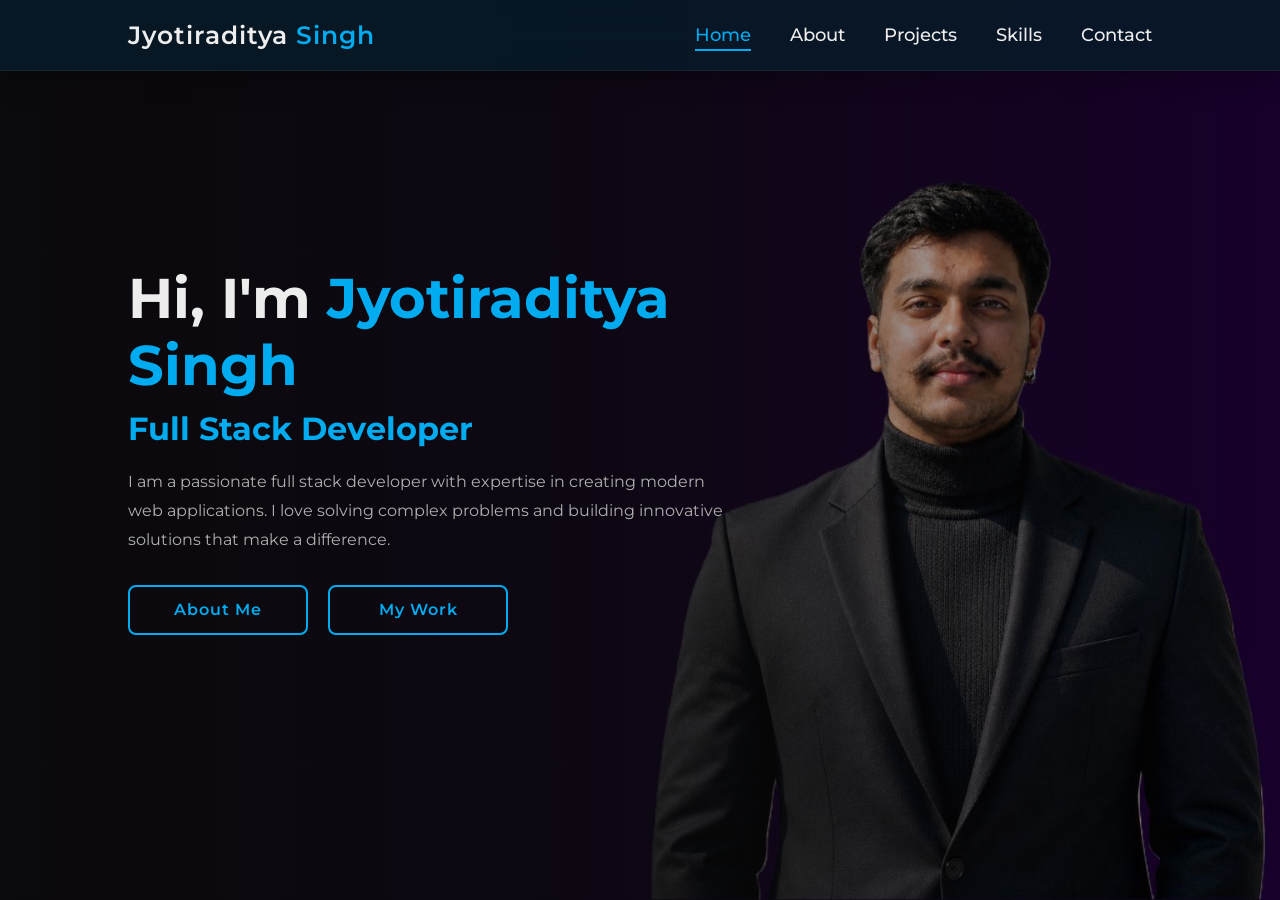
<file: index.html>
<!DOCTYPE html>
<html lang="en">

<head>
    <meta charset="UTF-8">
    <meta name="viewport" content="width=device-width, initial-scale=1.0">
    <title>Home | Jyotiraditya Singh</title>
    <link rel="stylesheet" href="style.css">
    <link href='https://unpkg.com/boxicons@2.1.4/css/boxicons.min.css' rel='stylesheet'>
    <link rel="preconnect" href="https://fonts.googleapis.com">
    <link rel="preconnect" href="https://fonts.gstatic.com" crossorigin>
    <link href="https://fonts.googleapis.com/css2?family=Montserrat:wght@300;400;500;600;700&display=swap"
        rel="stylesheet">
    <link rel="icon" type="image/png" href="logo.png">
</head>

<body>
    <header class="header">
        <a href="index.html" class="logo">Jyotiraditya<span> Singh</span></a>
        <div class="menu-toggle" onclick="toggleMenu()">
            <span></span>
            <span></span>
            <span></span>
        </div>
        <nav class="navbar" id="navbar">
            <a href="index.html" class="active">Home</a>
            <a href="about.html">About</a>
            <a href="projects.html">Projects</a>
            <a href="Portfolio.html">Skills</a>
            <a href="Portfolio.html?scrollTo=contact">Contact</a>
        </nav>
    </header>
    <section class="home">
        <div class="home-contact">
            <h1>Hi, I'm <span>Jyotiraditya Singh</span></h1>
            <h3>Full Stack Developer</h3>
            <p>I am a passionate full stack developer with expertise in creating modern web applications. I love solving
                complex problems and building innovative solutions that make a difference.</p>
            <div class="btn">
                <a href="about.html">About Me</a>
                <a href="projects.html">My Work</a>
            </div>
          
        </div>
    </section>
    <script src="pscript.js"></script>
</body>

</html>
</file>
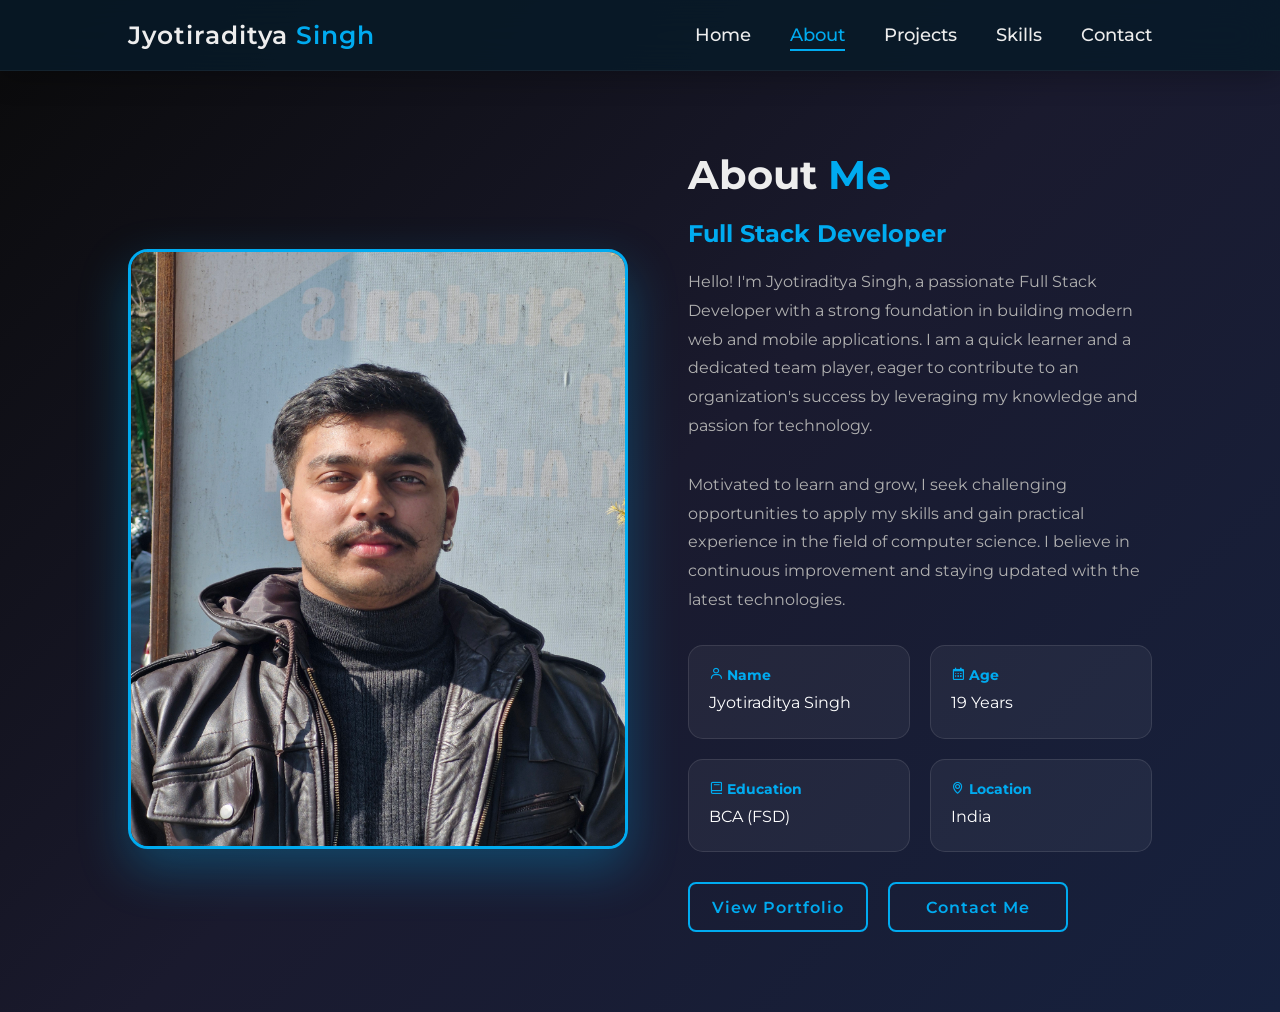
<file: about.html>
<!DOCTYPE html>
<html lang="en">

<head>
    <meta charset="UTF-8">
    <meta name="viewport" content="width=device-width, initial-scale=1.0">
    <title>About Me | Jyotiraditya Singh</title>
    <link rel="stylesheet" href="style.css">
    <link href='https://unpkg.com/boxicons@2.1.4/css/boxicons.min.css' rel='stylesheet'>
    <link rel="preconnect" href="https://fonts.googleapis.com">
    <link rel="preconnect" href="https://fonts.gstatic.com" crossorigin>
    <link href="https://fonts.googleapis.com/css2?family=Montserrat:wght@300;400;500;600;700&display=swap"
        rel="stylesheet">
    <link rel="icon" type="image/png" href="logo.png">
    <style>
        .about-section {
            min-height: 100vh;
            padding: 150px 10% 80px;
            display: flex;
            align-items: center;
            justify-content: center;
        }

        .about-container {
            display: grid;
            grid-template-columns: 1fr 1.5fr;
            gap: 60px;
            max-width: 1200px;
            align-items: center;
        }

        .about-img {
            margin-top: 15px;
            width: 100%;
            position: relative;
            display: flex;
            justify-content: center;
        }

        .about-img img {
            width: 500px;
            height: 600px;
            border-radius: 20px;
            box-shadow: 0 20px 50px rgba(0, 171, 240, 0.3);
            border: 3px solid #00abf0;
        }

        .about-content h2 {
            font-size: 2.5rem;
            margin-bottom: 20px;
        }

        .about-content h2 span {
            color: #00abf0;
        }

        .about-content h3 {
            font-size: 1.5rem;
            color: #00abf0;
            margin-bottom: 20px;
        }

        .about-content p {
            font-size: 1rem;
            line-height: 1.8;
            color: #b0b0b0;
            margin-bottom: 30px;
        }

        .about-info {
            display: grid;
            grid-template-columns: repeat(2, 1fr);
            gap: 20px;
            margin-bottom: 30px;
        }

        .info-item {
            background: rgba(255, 255, 255, 0.05);
            padding: 20px;
            border-radius: 15px;
            border: 1px solid rgba(255, 255, 255, 0.1);
            transition: .3s;
        }

        .info-item:hover {
            border-color: #00abf0;
            transform: translateY(-5px);
        }

        .info-item h4 {
            color: #00abf0;
            font-size: 0.9rem;
            margin-bottom: 5px;
        }

        .info-item p {
            margin: 0;
            font-size: 1rem;
            color: #fff;
        }

        @media (max-width: 992px) {
            .about-section {
                padding: 120px 5% 60px;
            }

            .about-container {
                gap: 40px;
            }

            .about-img img {
                width: 280px;
                height: 380px;
            }

            .about-content h2 {
                font-size: 2rem;
            }

            .about-content h3 {
                font-size: 1.3rem;
            }
        }

        @media (max-width: 768px) {
            .about-section {
                padding: 100px 4% 40px;
            }

            .about-container {
                grid-template-columns: 1fr;
                text-align: center;
            }

            .about-img {
                margin-bottom: 30px;
            }

            .about-img img {
                width: 250px;
                height: 320px;
            }

            .about-content h2 {
                font-size: 1.8rem;
            }

            .about-content h3 {
                font-size: 1.2rem;
            }

            .about-content p {
                font-size: 0.95rem;
            }

            .about-info {
                grid-template-columns: repeat(2, 1fr);
                justify-content: center;
            }

            .btn {
                justify-content: center;
                flex-wrap: wrap;
                gap: 15px;
            }

            .btn a {
                width: 150px;
                height: 45px;
                font-size: 14px;
            }
        }

        @media (max-width: 480px) {
            .about-section {
                padding: 90px 3% 30px;
            }

            .about-img img {
                width: 200px;
                height: 260px;
            }

            .about-content h2 {
                font-size: 1.5rem;
            }

            .about-content h3 {
                font-size: 1.1rem;
            }

            .about-content p {
                font-size: 0.9rem;
            }

            .about-info {
                grid-template-columns: 1fr;
                gap: 15px;
            }

            .info-item {
                padding: 15px;
            }

            .btn a {
                width: 100%;
                max-width: 200px;
            }
        }
    </style>
</head>

<body>
    <header class="header">
        <a href="index.html" class="logo">Jyotiraditya<span> Singh</span></a>
        <div class="menu-toggle" onclick="toggleMenu()">
            <span></span>
            <span></span>
            <span></span>
        </div>
        <nav class="navbar" id="navbar">
            <a href="index.html">Home</a>
            <a href="about.html" class="active">About</a>
            <a href="projects.html">Projects</a>
            <a href="Portfolio.html">Skills</a>
            <a href="Portfolio.html?scrollTo=contact">Contact</a>
        </nav>
    </header>

    <section class="about-section">
        <div class="about-container">
            <div class="about-img">
                <img src="images/1.jpeg" alt="About Me">
            </div>
            <div class="about-content">
                <h2>About <span>Me</span></h2>
                <h3>Full Stack Developer</h3>
                <p>Hello! I'm Jyotiraditya Singh, a passionate Full Stack Developer with a strong foundation in building
                    modern web and mobile applications. I am a quick learner and a dedicated team player, eager to
                    contribute to an organization's success by leveraging my knowledge and passion for technology.</p>
                <p>Motivated to learn and grow, I seek challenging opportunities to apply my skills and gain practical
                    experience in the field of computer science. I believe in continuous improvement and staying updated
                    with the latest technologies.</p>
                <div class="about-info">
                    <div class="info-item">
                        <h4><i class='bx bx-user'></i> Name</h4>
                        <p>Jyotiraditya Singh</p>
                    </div>
                    <div class="info-item">
                        <h4><i class='bx bx-calendar'></i> Age</h4>
                        <p>19 Years</p>
                    </div>
                    <div class="info-item">
                        <h4><i class='bx bx-book'></i> Education</h4>
                        <p>BCA (FSD)</p>
                    </div>
                    <div class="info-item">
                        <h4><i class='bx bx-map'></i> Location</h4>
                        <p>India</p>
                    </div>
                </div>
                <div class="btn">
                    <a href="Portfolio.html">View Portfolio</a>
                    <a href="Portfolio.html?scrollTo=contact">Contact Me</a>
                </div>
            </div>
        </div>
    </section>
    <script src="pscript.js"></script>
</body>

</html>
</file>
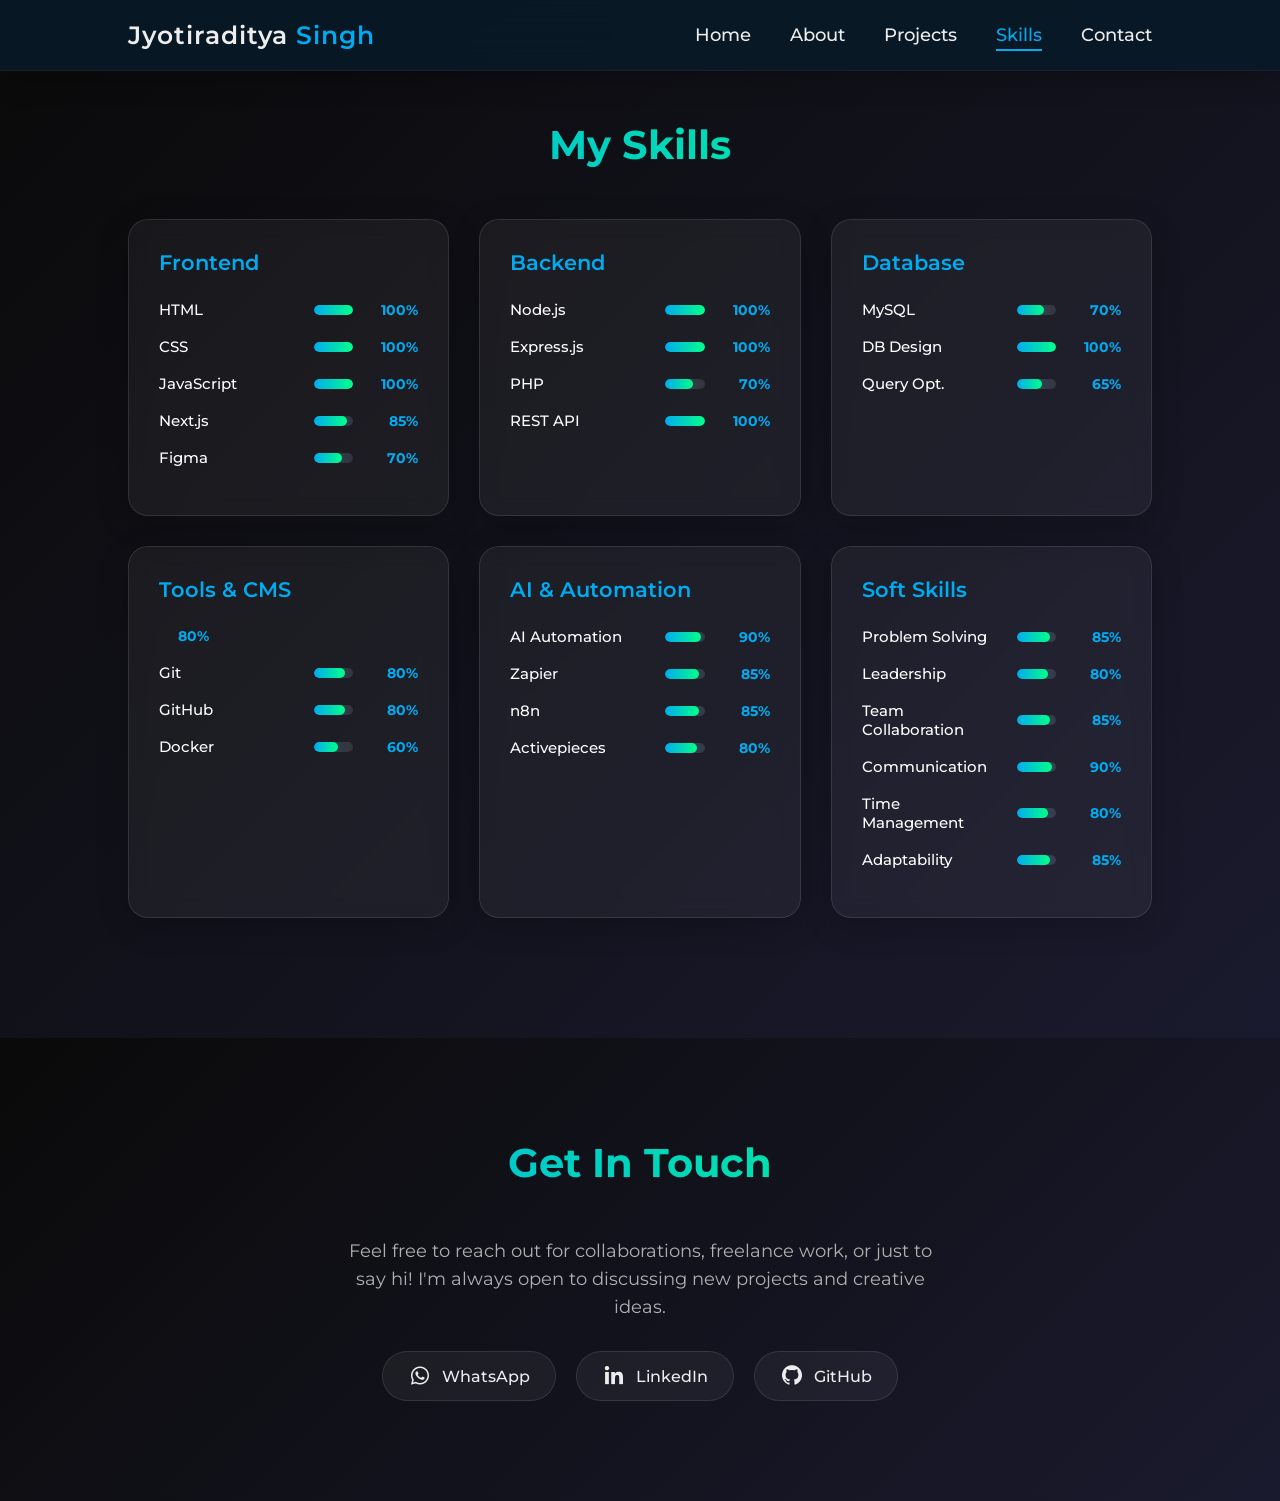
<file: Portfolio.html>
<!DOCTYPE html>
<html lang="en">

<head>
    <meta charset="UTF-8">
    <meta name="viewport" content="width=device-width, initial-scale=1.0">
    <title>Portfolio | Jyotiraditya Singh</title>
    <link rel="stylesheet" href="style.css">
    <link href='https://unpkg.com/boxicons@2.1.4/css/boxicons.min.css' rel='stylesheet'>
    <link rel="preconnect" href="https://fonts.googleapis.com">
    <link rel="preconnect" href="https://fonts.gstatic.com" crossorigin>
    <link href="https://fonts.googleapis.com/css2?family=Montserrat:wght@300;400;500;600;700&display=swap"
        rel="stylesheet">
    <link rel="icon" type="image/png" href="logo.png">
</head>

<body>
    <header class="header">
        <a href="index.html" class="logo">Jyotiraditya<span> Singh</span></a>
        <div class="menu-toggle" onclick="toggleMenu()">
            <span></span>
            <span></span>
            <span></span>
        </div>
        <nav class="navbar" id="navbar">
            <a href="index.html">Home</a>
            <a href="about.html">About</a>
            <a href="projects.html">Projects</a>
            <a href="Portfolio.html" class="active">Skills</a>
            <a href="#contact">Contact</a>
        </nav>
    </header>

    <section class="skills-section">
        <h2>My Skills</h2>
        <div class="skills-container">
            <div class="skill-card">
                <div class="skill-card-title">Frontend</div>
                <div class="skill-bar">
                    <span class="skill-name">HTML</span>
                    <div class="bar-track">
                        <div class="bar-fill" style="width: 100%;"></div>
                    </div>
                    <span class="skill-percent">100%</span>
                </div>
                <div class="skill-bar">
                    <span class="skill-name">CSS</span>
                    <div class="bar-track">
                        <div class="bar-fill" style="width: 100%;"></div>
                    </div>
                    <span class="skill-percent">100%</span>
                </div>
                <div class="skill-bar">
                    <span class="skill-name">JavaScript</span>
                    <div class="bar-track">
                        <div class="bar-fill" style="width: 100%;"></div>
                    </div>
                    <span class="skill-percent">100%</span>
                </div>
                <div class="skill-bar">
                    <span class="skill-name">Next.js</span>
                    <div class="bar-track">
                        <div class="bar-fill" style="width: 85%;"></div>
                    </div>
                    <span class="skill-percent">85%</span>
                </div>
                <div class="skill-bar">
                    <span class="skill-name">Figma</span>
                    <div class="bar-track">
                        <div class="bar-fill" style="width: 70%;"></div>
                    </div>
                    <span class="skill-percent">70%</span>
                </div>
            </div>

            <div class="skill-card">
                <div class="skill-card-title">Backend</div>
                <div class="skill-bar">
                    <span class="skill-name">Node.js</span>
                    <div class="bar-track">
                        <div class="bar-fill" style="width: 100%;"></div>
                    </div>
                    <span class="skill-percent">100%</span>
                </div>
                <div class="skill-bar">
                    <span class="skill-name">Express.js</span>
                    <div class="bar-track">
                        <div class="bar-fill" style="width: 100%;"></div>
                    </div>
                    <span class="skill-percent">100%</span>
                </div>
                <div class="skill-bar">
                    <span class="skill-name">PHP</span>
                    <div class="bar-track">
                        <div class="bar-fill" style="width: 70%;"></div>
                    </div>
                    <span class="skill-percent">70%</span>
                </div>
                <div class="skill-bar">
                    <span class="skill-name">REST API</span>
                    <div class="bar-track">
                        <div class="bar-fill" style="width: 100%;"></div>
                    </div>
                    <span class="skill-percent">100%</span>
                </div>
            </div>

            <div class="skill-card">
                <div class="skill-card-title">Database</div>
                <div class="skill-bar">
                    <span class="skill-name">MySQL</span>
                    <div class="bar-track">
                        <div class="bar-fill" style="width: 70%;"></div>
                    </div>
                    <span class="skill-percent">70%</span>
                </div>
                <div class="skill-bar">
                    <span class="skill-name">DB Design</span>
                    <div class="bar-track">
                        <div class="bar-fill" style="width: 100%;"></div>
                    </div>
                    <span class="skill-percent">100%</span>
                </div>
                <div class="skill-bar">
                    <span class="skill-name">Query Opt.</span>
                    <div class="bar-track">
                        <div class="bar-fill" style="width: 65%;"></div>
                    </div>
                    <span class="skill-percent">65%</span>
                </div>
            </div>

            <div class="skill-card">
                <div class="skill-card-title">Tools & CMS</div>
                <div class="skill-bar">
                
                    <span class="skill-percent">80%</span>
                </div>
                <div class="skill-bar">
                    <span class="skill-name">Git</span>
                    <div class="bar-track">
                        <div class="bar-fill" style="width: 80%;"></div>
                    </div>
                    <span class="skill-percent">80%</span>
                </div>
                <div class="skill-bar">
                    <span class="skill-name">GitHub</span>
                    <div class="bar-track">
                        <div class="bar-fill" style="width: 80%;"></div>
                    </div>
                    <span class="skill-percent">80%</span>
                </div>
                <div class="skill-bar">
                    <span class="skill-name">Docker</span>
                    <div class="bar-track">
                        <div class="bar-fill" style="width: 60%;"></div>
                    </div>
                    <span class="skill-percent">60%</span>
                </div>
            </div>

            <div class="skill-card">
                <div class="skill-card-title">AI & Automation</div>
                <div class="skill-bar">
                    <span class="skill-name">AI Automation</span>
                    <div class="bar-track">
                        <div class="bar-fill" style="width: 90%;"></div>
                    </div>
                    <span class="skill-percent">90%</span>
                </div>
                <div class="skill-bar">
                    <span class="skill-name">Zapier</span>
                    <div class="bar-track">
                        <div class="bar-fill" style="width: 85%;"></div>
                    </div>
                    <span class="skill-percent">85%</span>
                </div>
                <div class="skill-bar">
                    <span class="skill-name">n8n</span>
                    <div class="bar-track">
                        <div class="bar-fill" style="width: 85%;"></div>
                    </div>
                    <span class="skill-percent">85%</span>
                </div>
                <div class="skill-bar">
                    <span class="skill-name">Activepieces</span>
                    <div class="bar-track">
                        <div class="bar-fill" style="width: 80%;"></div>
                    </div>
                    <span class="skill-percent">80%</span>
                </div>
            </div>

            <div class="skill-card">
                <div class="skill-card-title">Soft Skills</div>
                <div class="skill-bar">
                    <span class="skill-name">Problem Solving</span>
                    <div class="bar-track">
                        <div class="bar-fill" style="width: 85%;"></div>
                    </div>
                    <span class="skill-percent">85%</span>
                </div>
                <div class="skill-bar">
                    <span class="skill-name">Leadership</span>
                    <div class="bar-track">
                        <div class="bar-fill" style="width: 80%;"></div>
                    </div>
                    <span class="skill-percent">80%</span>
                </div>
                <div class="skill-bar">
                    <span class="skill-name">Team Collaboration</span>
                    <div class="bar-track">
                        <div class="bar-fill" style="width: 85%;"></div>
                    </div>
                    <span class="skill-percent">85%</span>
                </div>
                <div class="skill-bar">
                    <span class="skill-name">Communication</span>
                    <div class="bar-track">
                        <div class="bar-fill" style="width: 90%;"></div>
                    </div>
                    <span class="skill-percent">90%</span>
                </div>
                <div class="skill-bar">
                    <span class="skill-name">Time Management</span>
                    <div class="bar-track">
                        <div class="bar-fill" style="width: 80%;"></div>
                    </div>
                    <span class="skill-percent">80%</span>
                </div>
                <div class="skill-bar">
                    <span class="skill-name">Adaptability</span>
                    <div class="bar-track">
                        <div class="bar-fill" style="width: 85%;"></div>
                    </div>
                    <span class="skill-percent">85%</span>
                </div>
            </div>
        </div>
    </section>

  

    <section id="contact" class="skills-section" style="min-height: auto; padding: 100px 10%; text-align: center;">
        <h2>Get In Touch</h2>
        <p style="color: #b0b0b0; max-width: 600px; margin: 0 auto 30px; font-size: 1.1rem; line-height: 1.6;">
            Feel free to reach out for collaborations, freelance work, or just to say hi! I'm always open to discussing
            new projects and creative ideas.
        </p>
        <div class="contact-links">
            <a href="https://wa.me/919478182499" target="_blank" class="contact-btn whatsapp">
                <i class='bx bxl-whatsapp'></i> WhatsApp
            </a>
            <a href="https://www.linkedin.com/in/jyotiraditya-singh-7977b4279/" target="_blank" class="contact-btn linkedin">
                <i class='bx bxl-linkedin'></i> LinkedIn
            </a>
            <a href="https://github.com/Undomestic" target="_blank"
                class="contact-btn github">
                <i class='bx bxl-github'></i> GitHub
            </a>
        </div>
    </section>
    <script src="pscript.js"></script>
</body>

</html>
</file>
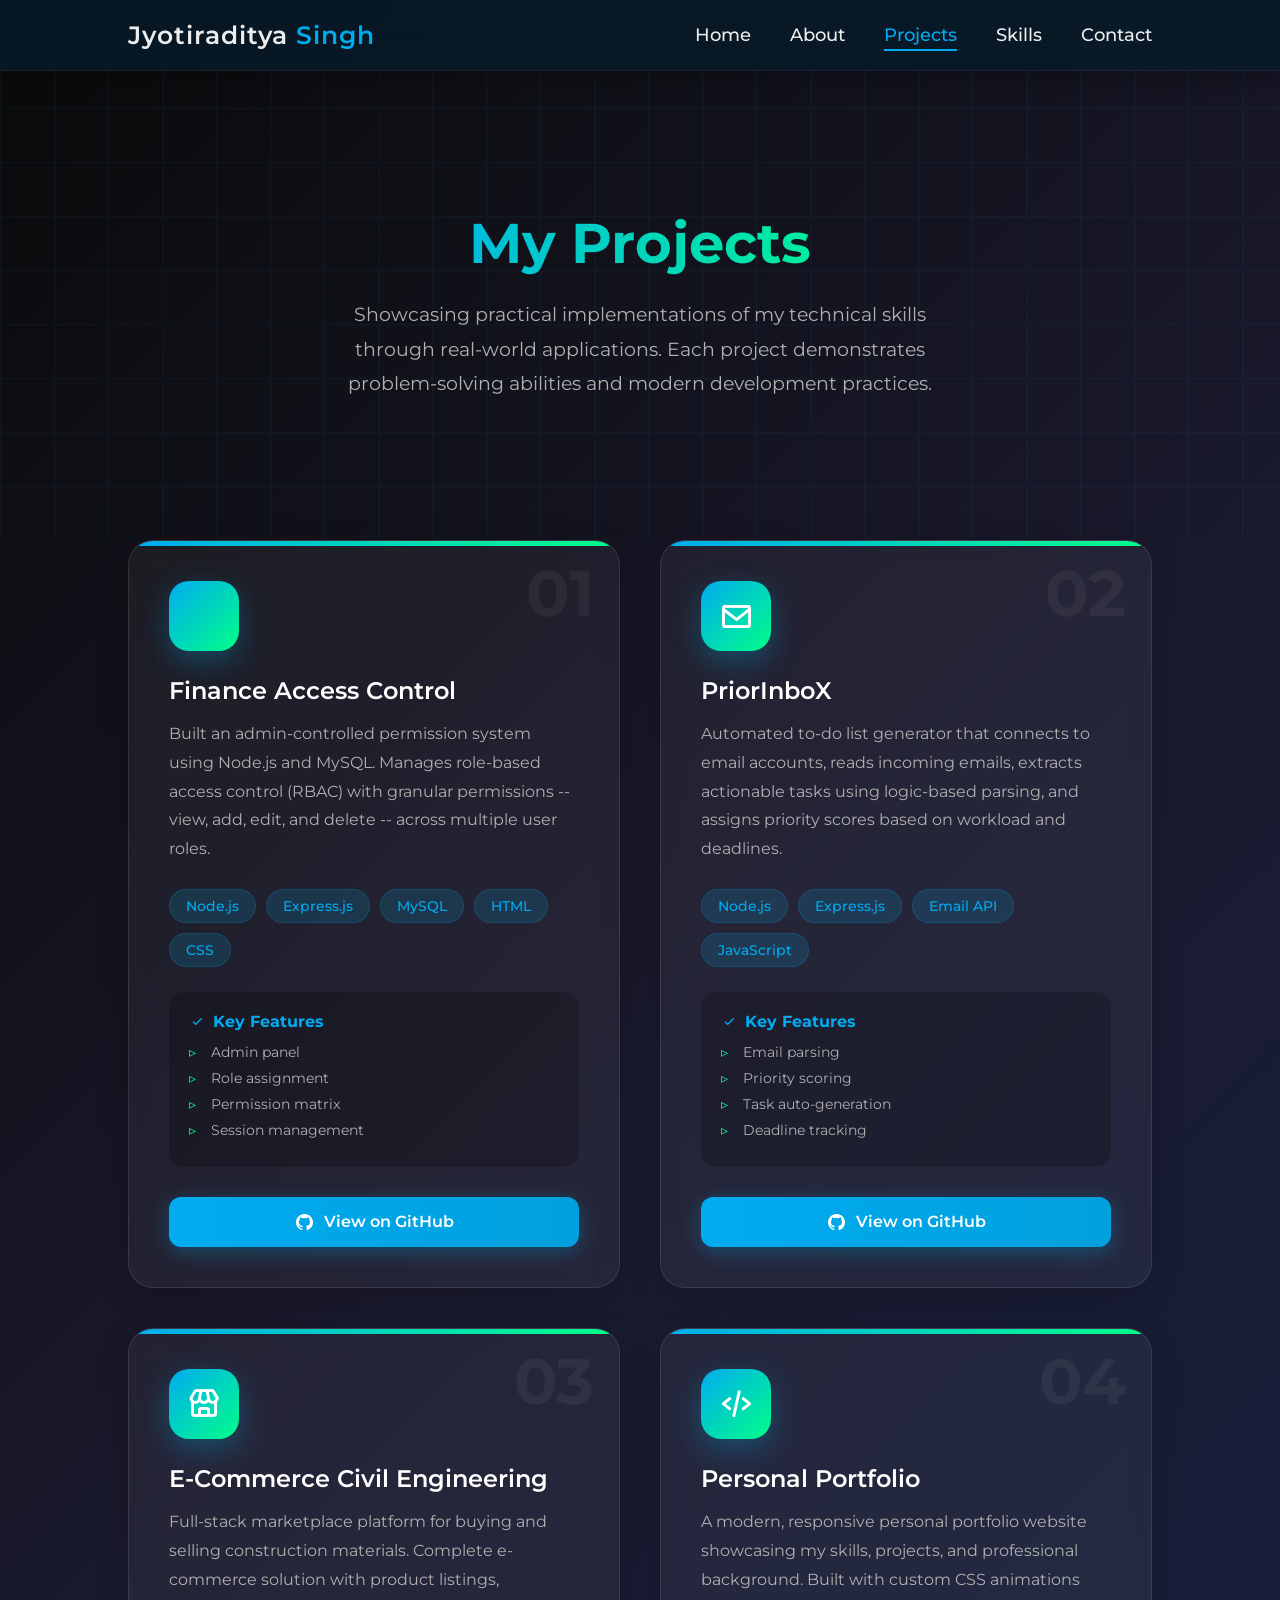
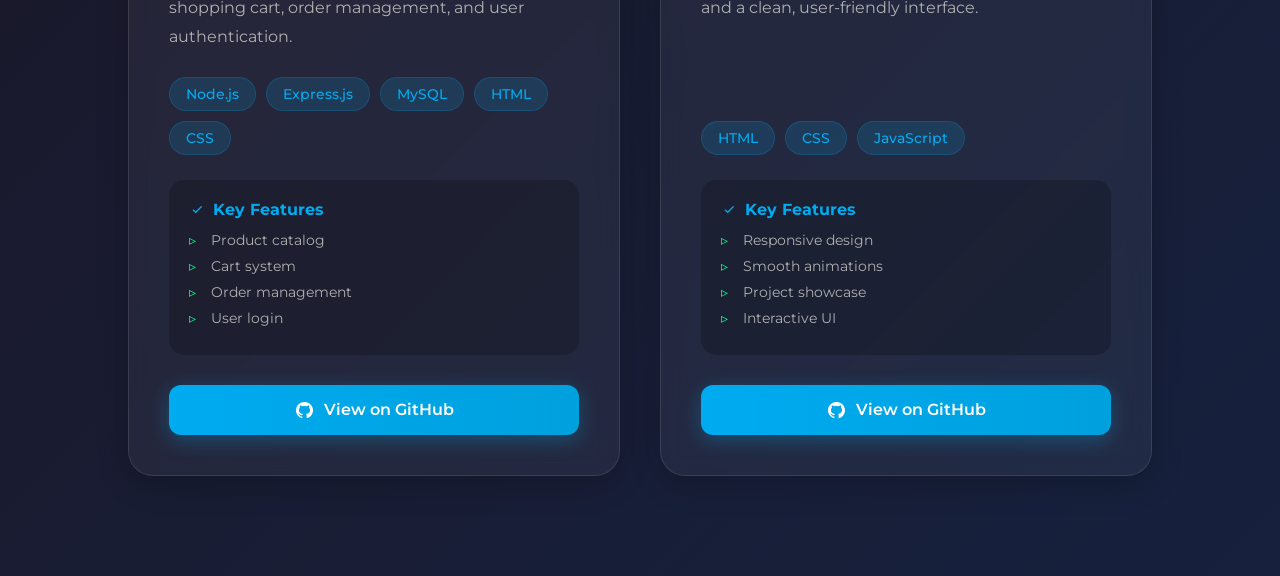
<file: projects.html>
<!DOCTYPE html>
<html lang="en">

<head>
    <meta charset="UTF-8">
    <meta name="viewport" content="width=device-width, initial-scale=1.0">
    <title>Projects | Jyotiraditya Singh</title>
    <link rel="stylesheet" href="style.css">
    <link href='https://unpkg.com/boxicons@2.1.4/css/boxicons.min.css' rel='stylesheet'>
    <link rel="preconnect" href="https://fonts.googleapis.com">
    <link rel="preconnect" href="https://fonts.gstatic.com" crossorigin>
    <link href="https://fonts.googleapis.com/css2?family=Montserrat:wght@300;400;500;600;700&display=swap"
        rel="stylesheet">
    <link rel="icon" type="image/png" href="logo.png">
    <style>
        .projects-hero {
            min-height: 60vh;
            display: flex;
            align-items: center;
            justify-content: center;
            text-align: center;
            padding: 150px 10% 80px;
            background: linear-gradient(135deg, #0a0a0a 0%, #1a1a2e 100%);
            position: relative;
        }

        .projects-hero::before {
            content: '';
            position: absolute;
            top: 0;
            left: 0;
            width: 100%;
            height: 100%;
            background: url('data:image/svg+xml,<svg xmlns="http://www.w3.org/2000/svg" viewBox="0 0 100 100"><defs><pattern id="grid" width="10" height="10" patternUnits="userSpaceOnUse"><path d="M 10 0 L 0 0 0 10" fill="none" stroke="rgba(0,171,240,0.05)" stroke-width="0.5"/></pattern></defs><rect width="100" height="100" fill="url(%23grid)"/></svg>');
        }

        .projects-hero-content {
            position: relative;
            z-index: 1;
        }

        .projects-hero h1 {
            font-size: 3.5rem;
            margin-bottom: 20px;
            background: linear-gradient(90deg, #00abf0, #00ff88);
            -webkit-background-clip: text;
            -webkit-text-fill-color: transparent;
            background-clip: text;
        }

        .projects-hero p {
            font-size: 1.2rem;
            color: #b0b0b0;
            max-width: 600px;
            margin: 0 auto;
            line-height: 1.8;
        }

        .projects-grid {
            display: grid;
            grid-template-columns: repeat(auto-fit, minmax(350px, 1fr));
            gap: 40px;
            max-width: 1400px;
            margin: 0 auto;
            padding: 0 10% 100px;
        }

        .project-card {
            background: rgba(255, 255, 255, 0.05);
            backdrop-filter: blur(10px);
            border-radius: 25px;
            padding: 40px;
            border: 1px solid rgba(255, 255, 255, 0.1);
            transition: .4s ease;
            box-shadow: 0 8px 32px rgba(0, 0, 0, 0.2);
            display: flex;
            flex-direction: column;
            position: relative;
            overflow: hidden;
        }

        .project-card::before {
            content: '';
            position: absolute;
            top: 0;
            left: 0;
            width: 100%;
            height: 5px;
            background: linear-gradient(90deg, #00abf0, #00ff88);
        }

        .project-card:hover {
            transform: translateY(-15px);
            box-shadow: 0 20px 50px rgba(0, 171, 240, 0.2);
            border-color: rgba(0, 171, 240, 0.3);
        }

        .project-number {
            position: absolute;
            top: 20px;
            right: 25px;
            font-size: 4rem;
            font-weight: 700;
            color: rgba(255, 255, 255, 0.05);
            line-height: 1;
        }

        .project-icon {
            width: 70px;
            height: 70px;
            background: linear-gradient(135deg, #00abf0, #00ff88);
            border-radius: 20px;
            display: flex;
            align-items: center;
            justify-content: center;
            margin-bottom: 25px;
            box-shadow: 0 10px 30px rgba(0, 171, 240, 0.3);
        }

        .project-icon i {
            font-size: 35px;
            color: white;
        }

        .project-title {
            font-size: 1.5rem;
            color: #fff;
            margin-bottom: 15px;
            font-weight: 600;
        }

        .project-desc {
            font-size: 1rem;
            color: #b0b0b0;
            line-height: 1.8;
            margin-bottom: 25px;
            flex-grow: 1;
        }

        .project-tech {
            display: flex;
            flex-wrap: wrap;
            gap: 10px;
            margin-bottom: 25px;
        }

        .project-tech span {
            background: rgba(0, 171, 240, 0.15);
            color: #00abf0;
            padding: 8px 16px;
            border-radius: 25px;
            font-size: 0.85rem;
            font-weight: 500;
            border: 1px solid rgba(0, 171, 240, 0.2);
        }

        .project-features {
            margin-bottom: 30px;
            padding: 20px;
            background: rgba(0, 0, 0, 0.2);
            border-radius: 15px;
        }

        .project-features h4 {
            color: #00abf0;
            font-size: 1rem;
            margin-bottom: 12px;
            display: flex;
            align-items: center;
            gap: 8px;
        }

        .project-features ul {
            list-style: none;
            padding: 0;
            margin: 0;
        }

        .project-features ul li {
            color: #b0b0b0;
            font-size: 0.9rem;
            margin-bottom: 8px;
            padding-left: 22px;
            position: relative;
        }

        .project-features ul li::before {
            content: '▹';
            position: absolute;
            left: 0;
            color: #00ff88;
        }

        .project-link {
            display: inline-flex;
            align-items: center;
            justify-content: center;
            gap: 10px;
            background: linear-gradient(90deg, #00abf0, #00a0dd);
            color: white;
            padding: 15px 30px;
            border-radius: 12px;
            text-decoration: none;
            font-weight: 600;
            transition: .3s;
            margin-top: auto;
            box-shadow: 0 5px 20px rgba(0, 171, 240, 0.3);
        }

        .project-link:hover {
            background: linear-gradient(90deg, #0099cc, #0088bb);
            transform: translateY(-3px);
            box-shadow: 0 10px 30px rgba(0, 171, 240, 0.4);
        }

        .project-link i {
            font-size: 20px;
        }

        @media (max-width: 992px) {
            .projects-hero {
                min-height: 50vh;
                padding: 130px 5% 60px;
            }

            .projects-hero h1 {
                font-size: 2.8rem;
            }

            .projects-hero p {
                font-size: 1.1rem;
            }

            .projects-grid {
                gap: 30px;
                padding: 0 5% 80px;
            }
        }

        @media (max-width: 768px) {
            .projects-hero h1 {
                font-size: 2.2rem;
            }

            .projects-hero p {
                font-size: 1rem;
            }

            .projects-grid {
                grid-template-columns: 1fr;
                gap: 25px;
                padding: 0 4% 60px;
            }

            .project-card {
                padding: 30px;
            }

            .project-icon {
                width: 60px;
                height: 60px;
            }

            .project-icon i {
                font-size: 28px;
            }

            .project-title {
                font-size: 1.3rem;
            }

            .project-number {
                font-size: 3rem;
            }
        }

        @media (max-width: 480px) {
            .projects-hero {
                padding: 110px 4% 40px;
            }

            .projects-hero h1 {
                font-size: 1.8rem;
            }

            .project-card {
                padding: 25px;
            }

            .project-features {
                padding: 15px;
            }
        }
    </style>
</head>

<body>
    <header class="header">
        <a href="index.html" class="logo">Jyotiraditya<span> Singh</span></a>
        <div class="menu-toggle" onclick="toggleMenu()">
            <span></span>
            <span></span>
            <span></span>
        </div>
        <nav class="navbar" id="navbar">
            <a href="index.html">Home</a>
            <a href="about.html">About</a>
            <a href="projects.html" class="active">Projects</a>
            <a href="Portfolio.html">Skills</a>
            <a href="Portfolio.html#contact">Contact</a>
        </nav>
    </header>

    <section class="projects-hero">
        <div class="projects-hero-content">
            <h1>My Projects</h1>
            <p>Showcasing practical implementations of my technical skills through real-world applications. Each project
                demonstrates problem-solving abilities and modern development practices.</p>
        </div>
    </section>

    <section class="projects-grid">
        <div class="project-card">
            <span class="project-number">01</span>
            <div class="project-icon">
                <i class='bx bx-shield-quarterly'></i>
            </div>
            <h3 class="project-title">Finance Access Control</h3>
            <p class="project-desc">Built an admin-controlled permission system using Node.js and MySQL. Manages
                role-based access control (RBAC) with granular permissions -- view, add, edit, and delete -- across
                multiple user roles.</p>
            <div class="project-tech">
                <span>Node.js</span>
                <span>Express.js</span>
                <span>MySQL</span>
                <span>HTML</span>
                <span>CSS</span>
            </div>
            <div class="project-features">
                <h4><i class='bx bx-check'></i> Key Features</h4>
                <ul>
                    <li>Admin panel</li>
                    <li>Role assignment</li>
                    <li>Permission matrix</li>
                    <li>Session management</li>
                </ul>
            </div>
            <a href="https://github.com/Undomestic/Finance-Access-Control" target="_blank" class="project-link">
                <i class='bx bxl-github'></i> View on GitHub
            </a>
        </div>

        <div class="project-card">
            <span class="project-number">02</span>
            <div class="project-icon">
                <i class='bx bx-envelope'></i>
            </div>
            <h3 class="project-title">PriorInboX</h3>
            <p class="project-desc">Automated to-do list generator that connects to email accounts, reads incoming
                emails, extracts actionable tasks using logic-based parsing, and assigns priority scores based on
                workload and deadlines.</p>
            <div class="project-tech">
                <span>Node.js</span>
                <span>Express.js</span>
                <span>Email API</span>
                <span>JavaScript</span>
            </div>
            <div class="project-features">
                <h4><i class='bx bx-check'></i> Key Features</h4>
                <ul>
                    <li>Email parsing</li>
                    <li>Priority scoring</li>
                    <li>Task auto-generation</li>
                    <li>Deadline tracking</li>
                </ul>
            </div>
            <a href="https://github.com/Undomestic/PriorInboX" target="_blank" class="project-link">
                <i class='bx bxl-github'></i> View on GitHub
            </a>
        </div>

        <div class="project-card">
            <span class="project-number">03</span>
            <div class="project-icon">
                <i class='bx bx-store'></i>
            </div>
            <h3 class="project-title">E-Commerce Civil Engineering</h3>
            <p class="project-desc">Full-stack marketplace platform for buying and selling construction materials.
                Complete e-commerce solution with product listings, shopping cart, order management, and user
                authentication.</p>
            <div class="project-tech">
                <span>Node.js</span>
                <span>Express.js</span>
                <span>MySQL</span>
                <span>HTML</span>
                <span>CSS</span>
            </div>
            <div class="project-features">
                <h4><i class='bx bx-check'></i> Key Features</h4>
                <ul>
                    <li>Product catalog</li>
                    <li>Cart system</li>
                    <li>Order management</li>
                    <li>User login</li>
                </ul>
            </div>
            <a href="https://github.com/Undomestic/E-commerce-civil-engineering-2" target="_blank" class="project-link">
                <i class='bx bxl-github'></i> View on GitHub
            </a>
        </div>

        <div class="project-card">
            <span class="project-number">04</span>
            <div class="project-icon">
                <i class='bx bx-code-alt'></i>
            </div>
            <h3 class="project-title">Personal Portfolio</h3>
            <p class="project-desc">A modern, responsive personal portfolio website showcasing my skills, projects, and professional background. Built with custom CSS animations and a clean, user-friendly interface.</p>
            <div class="project-tech">
                <span>HTML</span>
                <span>CSS</span>
                <span>JavaScript</span>
            </div>
            <div class="project-features">
                <h4><i class='bx bx-check'></i> Key Features</h4>
                <ul>
                    <li>Responsive design</li>
                    <li>Smooth animations</li>
                    <li>Project showcase</li>
                    <li>Interactive UI</li>
                </ul>
            </div>
            <a href="https://github.com/Undomestic/Protfolio" target="_blank" class="project-link">
                <i class='bx bxl-github'></i> View on GitHub
            </a>
        </div>
    </section>
    <script src="pscript.js"></script>
</body>

</html>
</file>
<file: style.css>
*{
    margin: 0;
    padding: 0;
    box-sizing: border-box;
    font-family: 'Montserrat', sans-serif;
    scroll-behavior: smooth;
}
body{
    background: linear-gradient(135deg, #0a0a0a 0%, #1a1a2e 50%, #16213e 100%);
    color: #ededed;
    min-height: 100vh;
    overflow-x: hidden;
}
.header{
    position: fixed;
    top: 0;
    left: 0;
    width: 100%;
    padding: 20px 10%;
    background: rgba(8, 27, 41, 0.85);
    backdrop-filter: blur(20px);
    display: flex;
    justify-content: space-between;
    align-items: center;
    z-index: 100;
    box-shadow: 0 4px 30px rgba(0, 0, 0, 0.3);
    border-bottom: 1px solid rgba(255, 255, 255, 0.05);
}
.logo{
   position: relative;
    font-size: 25px;
    color: #ededed;
    text-decoration: none;
    font-weight: 600;
    letter-spacing: 1px;
}
.logo span{
    color: #00abf0;
}
.navbar a {
       font-size: 18px;
       color: #ededed;
       text-decoration: none;
       font-weight: 500;
       margin-left: 35px;
       transition: .3s ;
       position: relative;
 }
 .navbar a::after{
    content: '';
    position: absolute;
    bottom: -5px;
    left: 0;
    width: 0;
    height: 2px;
    background: #00abf0;
    transition: .3s ease;
 }
 .navbar a:hover::after,
 .navbar a.active::after{
    width: 100%;
 }
 .navbar a:hover,
 .navbar a.active{
    color: #00abf0;
 }

.home{
    height: 100vh;
    background: url('n.jpg')  no-repeat;
    background-size: cover;
    background-position: right;
    display: flex;
    align-items: center;
    padding: 0 10%;
    position: relative;
 }
 .home::before{
    content: '';
    position: absolute;
    top: 0;
    left: 0;
    width: 100%;
    height: 100%;
    background: linear-gradient(90deg, rgba(10, 10, 10, 0.95) 0%, rgba(10, 10, 10, 0.7) 50%, transparent 100%);
 }
 .home-contact{
    max-width: 600px;
    position: relative;
    z-index: 1;
 }
 .home-contact h1{
   position: relative;
    font-size: 56px;
    font-weight: 700;
    line-height: 1.2;
    margin-bottom: 10px;
 }
 .home-contact h1 span{
    color: #00abf0;
 }
 .home-contact h3{
    position: relative;
    font-size: 32px;
    font-weight: 700;
    color: #00abf0;
    margin-bottom: 20px;
 }
 .home-contact p{
   position: relative;
    font-size: 16px;
    line-height: 1.8;
    margin-bottom: 30px;
    color: #b0b0b0;
 }
 .btn{
    display: flex;
    gap: 20px;
 }
 .btn a{
   position: relative;
   display: inline-flex;
   justify-content: center;
   align-items: center;
   width: 180px;
   height: 50px;
   background: transparent;
   border: 2px solid #00abf0;
   border-radius: 8px;
   font-size: 16px;
   color: #00abf0;
   text-decoration: none;
   font-weight: 600;
   letter-spacing: 1px;
   z-index: 1;
   overflow: hidden;
   transition: .5s;
}
.btn a:hover{
   color: white;
   background: #00abf0;
   box-shadow: 0 0 30px rgba(0, 171, 240, 0.5);
}
.btn a::before{
   content: '';
   position: absolute;
   top: 0;
   left: -100%;
   width: 100%;
   height: 100%;
   background: linear-gradient(90deg, transparent, rgba(255, 255, 255, 0.2), transparent);
   transition: .5s;
}
.btn a:hover::before{
   left: 100%;
}
.home-sci{
   position: relative;
   display: flex;
   justify-content: flex-start;
   align-items: center;
   gap: 25px;
   z-index: 1;
   margin-top: 40px;
}
.home-sci a:not(.contact-btn){
   position: relative;
   display: inline-flex;
   justify-content: center;
   align-items: center;
   width: 45px;
   height: 45px;
   background: rgba(255, 255, 255, 0.05);
   border: 2px solid #00abf0;
   border-radius: 50%;
   color: #00abf0;
   text-decoration: none;
   font-size: 20px;
   transition: .3s;
}
.home-sci a:not(.contact-btn):hover{
   background: #00abf0;
   color: white;
   box-shadow: 0 0 20px rgba(0, 171, 240, 0.5);
   transform: translateY(-5px);
}

@keyframes showRight{
    100%{
       width: 0;
    }
}

/* Skills Section Styles */
.skills-section{
    padding: 120px 10%;
    min-height: 100vh;
    background: linear-gradient(135deg, #0a0a0a 0%, #1a1a2e 100%);
}
#projects{
    min-height: auto;
    padding: 100px 10% 60px;
}
.skills-section h2{
    font-size: 2.5rem;
    text-align: center;
    margin-bottom: 50px;
    background: linear-gradient(90deg, #00abf0, #00ff88);
    -webkit-background-clip: text;
    -webkit-text-fill-color: transparent;
    background-clip: text;
}
.skills-container{
    display: grid;
    grid-template-columns: repeat(auto-fit, minmax(300px, 1fr));
    gap: 30px;
    max-width: 1400px;
    margin: 0 auto;
}
.skill-card{
    background: rgba(255, 255, 255, 0.05);
    backdrop-filter: blur(10px);
    border-radius: 20px;
    padding: 30px;
    border: 1px solid rgba(255, 255, 255, 0.1);
    transition: .4s ease;
    box-shadow: 0 8px 32px rgba(0, 0, 0, 0.2);
}
.skill-card:hover{
    transform: translateY(-10px);
    box-shadow: 0 15px 40px rgba(0, 171, 240, 0.15);
    border-color: rgba(0, 171, 240, 0.3);
}
.skill-card-title{
    font-size: 1.3rem;
    color: #00abf0;
    margin-bottom: 25px;
    font-weight: 600;
}
.skill-bar {
      display: flex;
      align-items: center;
      margin-bottom: 18px;
    }
.skill-name {
      width: 140px;
      font-weight: 500;
      font-size: 15px;
      color: #fff;
      margin-right: 15px;
      text-align: left;
    }
.bar-track {
      flex: 1;
      height: 10px;
      background: rgba(255, 255, 255, 0.1);
      border-radius: 10px;
      margin-right: 15px;
      position: relative;
      overflow: hidden;
    }
.bar-fill {
      height: 100%;
      background: linear-gradient(90deg, #00abf0, #00ff88);
      border-radius: 10px;
      transition: width 1.5s ease;
      box-shadow: 0 0 15px rgba(0, 171, 240, 0.4);
    }
.skill-percent {
      width: 50px;
      font-weight: 700;
      font-size: 14px;
      color: #00abf0;
      text-align: right;
    }

/* Project Cards */
.project-card{
    text-align: left;
    display: flex;
    flex-direction: column;
    min-height: 400px;
}
.project-icon{
    width: 60px;
    height: 60px;
    background: linear-gradient(135deg, #00abf0, #00ff88);
    border-radius: 15px;
    display: flex;
    align-items: center;
    justify-content: center;
    margin-bottom: 20px;
}
.project-icon i{
    font-size: 30px;
    color: white;
}
.project-title{
    font-size: 1.4rem;
    color: #fff;
    margin-bottom: 15px;
    font-weight: 600;
}
.project-desc{
    font-size: 0.95rem;
    color: #b0b0b0;
    line-height: 1.7;
    margin-bottom: 20px;
}
.project-tech{
    display: flex;
    flex-wrap: wrap;
    gap: 10px;
    margin-bottom: 20px;
}
.project-tech span{
    background: rgba(0, 171, 240, 0.15);
    color: #00abf0;
    padding: 6px 14px;
    border-radius: 20px;
    font-size: 0.85rem;
    font-weight: 500;
}
.project-features{
    margin-bottom: 20px;
}
.project-features h4{
    color: #00abf0;
    font-size: 1rem;
    margin-bottom: 10px;
    display: flex;
    align-items: center;
    gap: 8px;
}
.project-features ul{
    list-style: none;
    padding: 0;
}
.project-features ul li{
    color: #b0b0b0;
    font-size: 0.9rem;
    margin-bottom: 6px;
    padding-left: 20px;
    position: relative;
}
.project-features ul li::before{
    content: '▹';
    position: absolute;
    left: 0;
    color: #00ff88;
}
.project-link{
    display: inline-flex;
    align-items: center;
    justify-content: center;
    gap: 10px;
    background: #00abf0;
    color: white;
    padding: 12px 25px;
    border-radius: 8px;
    text-decoration: none;
    font-weight: 600;
    transition: .3s;
    margin-top: auto;
}
.project-link:hover{
    background: #0099cc;
    transform: translateY(-3px);
    box-shadow: 0 10px 25px rgba(0, 171, 240, 0.3);
}

/* Mobile Menu */
.menu-toggle{
    display: none;
    flex-direction: column;
    cursor: pointer;
    gap: 5px;
    z-index: 101;
}
.menu-toggle span{
    width: 25px;
    height: 3px;
    background: #ededed;
    transition: .3s;
}

/* Responsive Styles */
@media (max-width: 1200px){
    .home-contact h1{
        font-size: 48px;
    }
    .home-contact h3{
        font-size: 28px;
    }
    .skills-container{
        grid-template-columns: repeat(auto-fit, minmax(300px, 1fr));
    }
}

@media (max-width: 992px){
    .header{
        padding: 15px 5%;
    }
    .home{
        padding: 0 5%;
    }
    .home-contact h1{
        font-size: 42px;
    }
    .home-contact h3{
        font-size: 24px;
    }
    .home-contact p{
        font-size: 14px;
    }
    /* removed width from home-sci */
    .skills-section{
        padding: 100px 5%;
    }
    .skills-section h2{
        font-size: 2rem;
    }
    .skills-container{
        grid-template-columns: repeat(auto-fit, minmax(280px, 1fr));
        gap: 20px;
    }
}

@media (max-width: 768px){
    .menu-toggle{
        display: flex;
    }
    .navbar{
        position: fixed;
        top: 0;
        right: -100%;
        width: 70%;
        height: 100vh;
        background: rgba(8, 27, 41, 0.95);
        backdrop-filter: blur(20px);
        display: flex;
        flex-direction: column;
        justify-content: center;
        align-items: center;
        transition: .4s ease;
        box-shadow: -5px 0 30px rgba(0, 0, 0, 0.5);
    }
    .navbar.active{
        right: 0;
    }
    .navbar a{
        margin: 15px 0;
        font-size: 22px;
    }
    .home{
        min-height: 100vh;
        height: auto;
        padding: 120px 5% 100px;
        background-position: center;
        display: flex;
        align-items: center;
        justify-content: center;
    }
    .home::before{
        background: rgba(0, 0, 0, 0.85);
    }
    .home-contact{
        max-width: 100%;
        text-align: center;
    }
    .home-contact h1{
        font-size: 36px;
    }
    .home-contact h3{
        font-size: 20px;
    }
    .home-contact p{
        font-size: 14px;
    }
    .btn{
        justify-content: center;
        flex-wrap: wrap;
        gap: 15px;
    }
    .btn a{
        width: 150px;
        height: 45px;
        font-size: 14px;
    }
    .home-sci{
        position: relative;
        left: 0;
        transform: none;
        bottom: 0;
        margin-top: 40px;
        justify-content: center;
        width: 100%;
        flex-wrap: wrap;
    }
    .skills-section h2{
        font-size: 1.8rem;
    }
    .skill-card{
        padding: 25px;
    }
    .skill-card-title{
        font-size: 1.1rem;
    }
    .skill-name{
        width: 100px;
        font-size: 13px;
    }
    .skill-percent{
        width: 40px;
        font-size: 12px;
    }
}

@media (max-width: 576px){
    .logo{
        font-size: 20px;
    }
    .header{
        padding: 12px 4%;
    }
    .home{
        padding: 0 4%;
    }
    .home-contact h1{
        font-size: 28px;
    }
    .home-contact h3{
        font-size: 18px;
    }
    .home-contact p{
        font-size: 13px;
        line-height: 1.6;
    }
    .btn a{
        width: 130px;
        height: 42px;
        font-size: 13px;
    }
    .home-sci{
        margin-top: 30px;
        gap: 10px;
    }
    .home-sci a:not(.contact-btn){
        width: 38px;
        height: 38px;
        font-size: 18px;
    }
    .skills-section{
        padding: 80px 4%;
    }
    .skills-section h2{
        font-size: 1.5rem;
        margin-bottom: 30px;
    }
    .skills-container{
        grid-template-columns: 1fr;
    }
    .skill-bar{
        margin-bottom: 12px;
    }
    .skill-name{
        width: 80px;
        font-size: 12px;
    }
    .bar-track{
        height: 8px;
    }
    .project-icon{
        width: 50px;
        height: 50px;
    }
    .project-icon i{
        font-size: 24px;
    }
    .project-title{
        font-size: 1.2rem;
    }
    .project-desc{
        font-size: 0.85rem;
    }
    .project-tech span{
        font-size: 0.75rem;
        padding: 5px 10px;
    }
    .project-link{
        width: 100%;
        justify-content: center;
    }
}

@media (max-width: 400px){
    .home-contact h1{
        font-size: 24px;
    }
    .home-contact h3{
        font-size: 16px;
    }
    .home-contact p{
        font-size: 12px;
    }
    .btn a{
        width: 100%;
        max-width: 200px;
    }
    .home-sci{
        margin-top: 20px;
    }
    .home-sci a:not(.contact-btn){
        width: 35px;
        height: 35px;
        font-size: 16px;
    }
}

.contact-links {
    display: flex;
    justify-content: center;
    gap: 20px;
    flex-wrap: wrap;
    margin-top: 20px;
}

.contact-btn {
    display: inline-flex;
    align-items: center;
    gap: 10px;
    padding: 12px 25px;
    background: rgba(255, 255, 255, 0.05);
    border: 1px solid rgba(255, 255, 255, 0.1);
    border-radius: 30px;
    color: #ededed;
    text-decoration: none;
    font-size: 1rem;
    font-weight: 500;
    transition: 0.3s ease;
}

.contact-btn i {
    font-size: 24px;
}

.contact-btn.whatsapp:hover {
    background: #25D366;
    border-color: #25D366;
    box-shadow: 0 5px 15px rgba(37, 211, 102, 0.3);
}

.contact-btn.linkedin:hover {
    background: #0077b5;
    border-color: #0077b5;
    box-shadow: 0 5px 15px rgba(0, 119, 181, 0.3);
}

.contact-btn.github:hover {
    background: #333;
    border-color: #333;
    box-shadow: 0 5px 15px rgba(51, 51, 51, 0.3);
}

.contact-icon {
    display: inline-flex;
    justify-content: center;
    align-items: center;
    width: 50px;
    height: 50px;
    background: rgba(255, 255, 255, 0.05);
    border: 1px solid rgba(255, 255, 255, 0.1);
    border-radius: 50%;
    color: #ededed;
    font-size: 24px;
    text-decoration: none;
    transition: 0.3s ease;
}

.contact-icon:hover {
    transform: translateY(-5px);
    color: #fff;
}

.contact-icon.whatsapp:hover {
    background: #25D366;
    border-color: #25D366;
    box-shadow: 0 5px 15px rgba(37, 211, 102, 0.3);
}

.contact-icon.linkedin:hover {
    background: #0077b5;
    border-color: #0077b5;
    box-shadow: 0 5px 15px rgba(0, 119, 181, 0.3);
}

.contact-icon.github:hover {
    background: #333;
    border-color: #333;
    box-shadow: 0 5px 15px rgba(51, 51, 51, 0.3);
}
</file>
